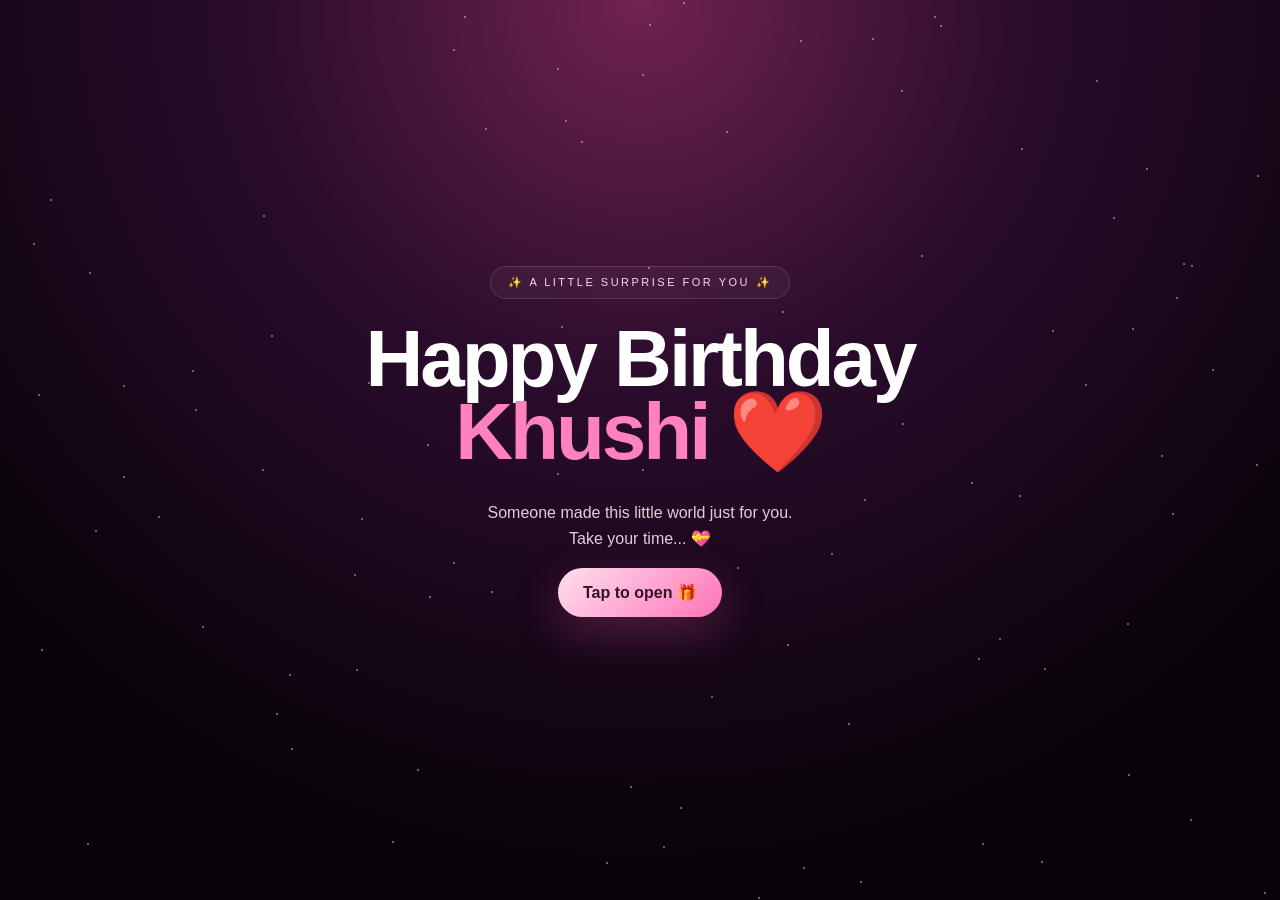
<file: index.html>
<!DOCTYPE html>
<html lang="en">
<head>
<meta charset="UTF-8">
<meta name="viewport" content="width=device-width,initial-scale=1,maximum-scale=1,user-scalable=no">
<meta name="theme-color" content="#080309">
<title>Happy Birthday Khushi ❤️</title>
<style>
*{box-sizing:border-box;-webkit-tap-highlight-color:transparent}
html,body{margin:0;min-height:100%;background:#080309}
body{font-family:-apple-system,BlinkMacSystemFont,"Segoe UI",sans-serif;color:#fff;overflow-x:hidden}
button{font:inherit}
#app{min-height:100vh;position:relative;overflow:hidden;background:radial-gradient(circle at 50% 0,#70234f,#2a0c2c 35%,#080309 78%)}
#stars{position:fixed;inset:0;pointer-events:none}
.star{position:absolute;width:2px;height:2px;background:#fff;border-radius:50%;opacity:.5;animation:twinkle 2s infinite alternate}
@keyframes twinkle{to{opacity:1;transform:scale(1.7)}}
.scene{display:none;min-height:100vh;padding:28px 15px 45px;position:relative;z-index:2;align-items:center;justify-content:center;flex-direction:column;text-align:center}
.scene.show{display:flex;animation:in .55s ease}
@keyframes in{from{opacity:0;transform:translateY(15px)}to{opacity:1;transform:none}}
.eyebrow{padding:9px 17px;border:1px solid #fff2;border-radius:99px;background:#ffffff0a;color:#ffd7e9;font-size:11px;letter-spacing:2.5px}
.title{font-size:clamp(45px,14vw,80px);line-height:.92;letter-spacing:-3px;font-weight:850;margin:23px 0 15px}
.pink{color:#ff82bf}
.lead{color:#e9cada;line-height:1.65;font-size:16px}
.primary,.secondary{border-radius:999px;padding:15px 25px;font-weight:800;cursor:pointer}
.primary{border:0;background:linear-gradient(135deg,#ffe0ed,#ff73b8);color:#351226;box-shadow:0 15px 45px #ff5baa40}
.secondary{border:1px solid #ff86c466;background:#ffffff0a;color:#ffe3ef}
.primary:active,.secondary:active{transform:scale(.95)}

.cakeTitle{font-size:clamp(28px,8vw,42px);margin:17px 0 5px}
.cakeBox{
 width:min(94vw,600px);position:relative;margin:15px auto;
 border-radius:25px;overflow:hidden;background:#050207;
 box-shadow:0 25px 80px #000b;border:1px solid #ffffff18;
}
.cakePhoto{display:block;width:100%;height:auto;min-height:300px;object-fit:cover}
.cakeShade{position:absolute;inset:0;background:radial-gradient(circle at 50% 40%,transparent 15%,#0004 80%);pointer-events:none}

/* five real-looking animated candle overlays */
.candle{
 position:absolute;width:8px;height:82px;border-radius:5px 5px 3px 3px;
 background:repeating-linear-gradient(135deg,#ff5f9f 0 7px,#fff 7px 12px);
 box-shadow:inset -2px 0 2px #0003,0 2px 4px #0008;
 transform:translateX(-50%);
 cursor:pointer;z-index:5;
}
.candle:after{
 content:"";position:absolute;left:50%;bottom:-5px;width:13px;height:7px;
 transform:translateX(-50%);border-radius:50%;background:#ffe7d0;
}
.candle .flame{
 position:absolute;left:50%;top:-35px;width:18px;height:31px;
 transform:translateX(-50%);
 background:radial-gradient(ellipse at 50% 75%,#fff 0 18%,#ffd35a 35%,#ff7a16 62%,transparent 70%);
 border-radius:50% 50% 50% 50% / 65% 65% 35% 35%;
 filter:drop-shadow(0 0 8px #ffb52c);
 animation:flicker .11s infinite alternate;
}
.candle .flame:after{
 content:"";position:absolute;left:5px;top:4px;width:8px;height:18px;
 background:#fff;border-radius:50%;opacity:.8;
}
@keyframes flicker{
 from{transform:translateX(-50%) rotate(-3deg) scale(.94)}
 to{transform:translateX(-50%) rotate(4deg) scale(1.07)}
}
.candle.off{opacity:.72}
.candle.off .flame{display:none}
.candle.off:before{
 content:"";position:absolute;left:50%;top:-22px;width:3px;height:30px;
 background:linear-gradient(#ddd0, #ddd9, transparent);
 filter:blur(1px);transform:translateX(-50%);animation:smoke 1.2s forwards
}
@keyframes smoke{to{opacity:0;transform:translate(-50%,-35px) scale(1.8)}}

/* positions on the cake image */
.c1{left:31%;top:35%}.c2{left:41%;top:29%}.c3{left:51%;top:27%}.c4{left:61%;top:30%}.c5{left:70%;top:35%}

.status{padding:10px 17px;border-radius:99px;border:1px solid #fff2;background:#ffffff0a;color:#ffd8e8}
.controls{display:flex;gap:10px;width:min(94vw,600px);margin-top:10px}
.controls>*{flex:1}
.next{display:none;margin-top:14px}
.next.show{display:inline-block}

.card{width:min(94vw,570px);padding:27px 21px;border-radius:28px;background:linear-gradient(145deg,#fff7fb,#ffe5f0);color:#4a2035;box-shadow:0 25px 70px #000a;text-align:left}
.card small{color:#a35478;letter-spacing:2px}
.card h2{font:34px Georgia,serif;color:#672642;margin:12px 0}
.card p{font:16px Georgia,serif;line-height:1.8}
.sign{text-align:center;font:21px cursive;color:#87375d}

.gallery{width:min(94vw,570px);display:grid;grid-template-columns:1fr 1fr;gap:10px;margin-top:15px}
.gallery img{width:100%;height:280px;object-fit:cover;border-radius:20px;box-shadow:0 15px 45px #0009}
.heart{font-size:60px;animation:pulse 1.4s infinite}
@keyframes pulse{50%{transform:scale(1.15)}}
.confetti{position:fixed;top:-30px;z-index:50;pointer-events:none;animation:fall 3.5s linear forwards}
@keyframes fall{to{transform:translateY(110vh) rotate(720deg);opacity:0}}
@media(max-width:430px){.controls{flex-direction:column}.gallery img{height:235px}.candle{height:68px}.c1{top:37%}.c2{top:33%}.c3{top:31%}.c4{top:34%}.c5{top:37%}}
</style>
</head>

<body>
<div id="app">
<div id="stars"></div>

<section id="intro" class="scene show">
 <div class="eyebrow">✨ A LITTLE SURPRISE FOR YOU ✨</div>
 <div class="title">Happy Birthday<br><span class="pink">Khushi</span> ❤️</div>
 <p class="lead">Someone made this little world just for you.<br>Take your time... 💝</p>
 <button class="primary" onclick="showScene('cake')">Tap to open 🎁</button>
</section>

<section id="cake" class="scene">
 <div class="eyebrow">01 · MAKE A WISH</div>
 <h2 class="cakeTitle">Make a wish first 🎂</h2>
 <p class="lead">Tap the burning candles one by one.<br>If a tap doesn't work, use <b>Blow Next</b>.</p>

 <div class="cakeBox" id="cakeBox">
   <!-- CC0/public-domain cake photo from Wikimedia Commons -->
   <img class="cakePhoto"
         src="cake-1.jpg"
        alt="Birthday cake">
   <div class="cakeShade"></div>

   <div class="candle c1" data-i="0" onclick="out(0)"><span class="flame"></span></div>
   <div class="candle c2" data-i="1" onclick="out(1)"><span class="flame"></span></div>
   <div class="candle c3" data-i="2" onclick="out(2)"><span class="flame"></span></div>
   <div class="candle c4" data-i="3" onclick="out(3)"><span class="flame"></span></div>
   <div class="candle c5" data-i="4" onclick="out(4)"><span class="flame"></span></div>
 </div>

 <div class="status">🔥 Candles burning: <b id="count">5</b></div>

 <div class="controls">
   <button class="primary" onclick="blowNext()">💨 Blow Next</button>
   <button class="secondary" onclick="blowAll()">✨ Blow All</button>
 </div>

 <button id="next" class="primary next" onclick="showScene('letter')">Continue 💌</button>
</section>

<section id="letter" class="scene">
 <div class="eyebrow">02 · A MESSAGE FOR YOU</div>
 <div class="card">
   <small>JUST FOR KHUSHI ❤️</small>
   <h2>Dear Khushi,</h2>
   <p>Aaj ka din sirf tumhare naam hai. 🎂 Dil se wish hai ki tumhari life mein hamesha happiness, peace, success aur bahut saari beautiful memories rahein.</p>
   <p>Tumhari smile hamesha aise hi rahe, tumhare saare dreams poore ho, aur har naya saal tumhare liye pichhle saal se bhi zyada khoobsurat ho. ✨</p>
   <p>Bas ek baat kabhi mat bhoolna — <b>you are genuinely special.</b> ❤️</p>
   <div class="sign">Happy Birthday, Khushi! 🎉<br>Stay happy. Stay smiling. ❤️</div>
 </div>
 <button class="primary" style="margin-top:20px" onclick="showScene('memories')">One More Surprise 📸</button>
</section>

<section id="memories" class="scene">
 <div class="eyebrow">03 · YOUR MEMORIES</div>
 <h2 class="cakeTitle">Beautiful moments ❤️</h2>
 <div class="gallery">
   <img src="khushi1.jpg" alt="Khushi">
   <img src="khushi2.jpg" alt="Khushi">
 </div>
 <div class="heart">❤️</div>
 <p class="lead">Keep smiling, Khushi.<br>Today is your day. 🌸</p>
 <button class="primary" onclick="location.reload()">Replay ↻</button>
</section>

<script>
/* stars */
for(let i=0;i<90;i++){
 const s=document.createElement("i");
 s.className="star";
 s.style.left=Math.random()*100+"%";
 s.style.top=Math.random()*100+"%";
 s.style.animationDelay=Math.random()*2+"s";
 document.getElementById("stars").appendChild(s);
}

/* navigation */
function showScene(id){
 document.querySelectorAll(".scene").forEach(x=>x.classList.remove("show"));
 document.getElementById(id).classList.add("show");
 scrollTo(0,0);
}

/* candle system */
const off=[false,false,false,false,false];

function out(i){
 if(off[i]) return;
 off[i]=true;
 const c=document.querySelectorAll(".candle")[i];
 c.classList.add("off");
 document.getElementById("count").textContent=off.filter(x=>!x).length;
 if(off.every(Boolean)) finishCake();
}

function blowNext(){
 const i=off.findIndex(x=>!x);
 if(i!==-1) out(i);
}

function blowAll(){
 for(let i=0;i<5;i++){
   if(!off[i]) setTimeout(()=>out(i),i*220);
 }
}

function finishCake(){
 document.getElementById("next").classList.add("show");
 celebrate();
}

function celebrate(){
 const a=["❤️","💕","✨","🎉","🎊","💖","🌸","⭐"];
 for(let i=0;i<65;i++){
   const x=document.createElement("span");
   x.className="confetti";
   x.textContent=a[Math.floor(Math.random()*a.length)];
   x.style.left=Math.random()*100+"%";
   x.style.fontSize=(14+Math.random()*18)+"px";
   x.style.animationDelay=Math.random()*1.2+"s";
   document.body.appendChild(x);
   setTimeout(()=>x.remove(),4500);
 }
}
</script>
</div>
</body>
</html>
</file>
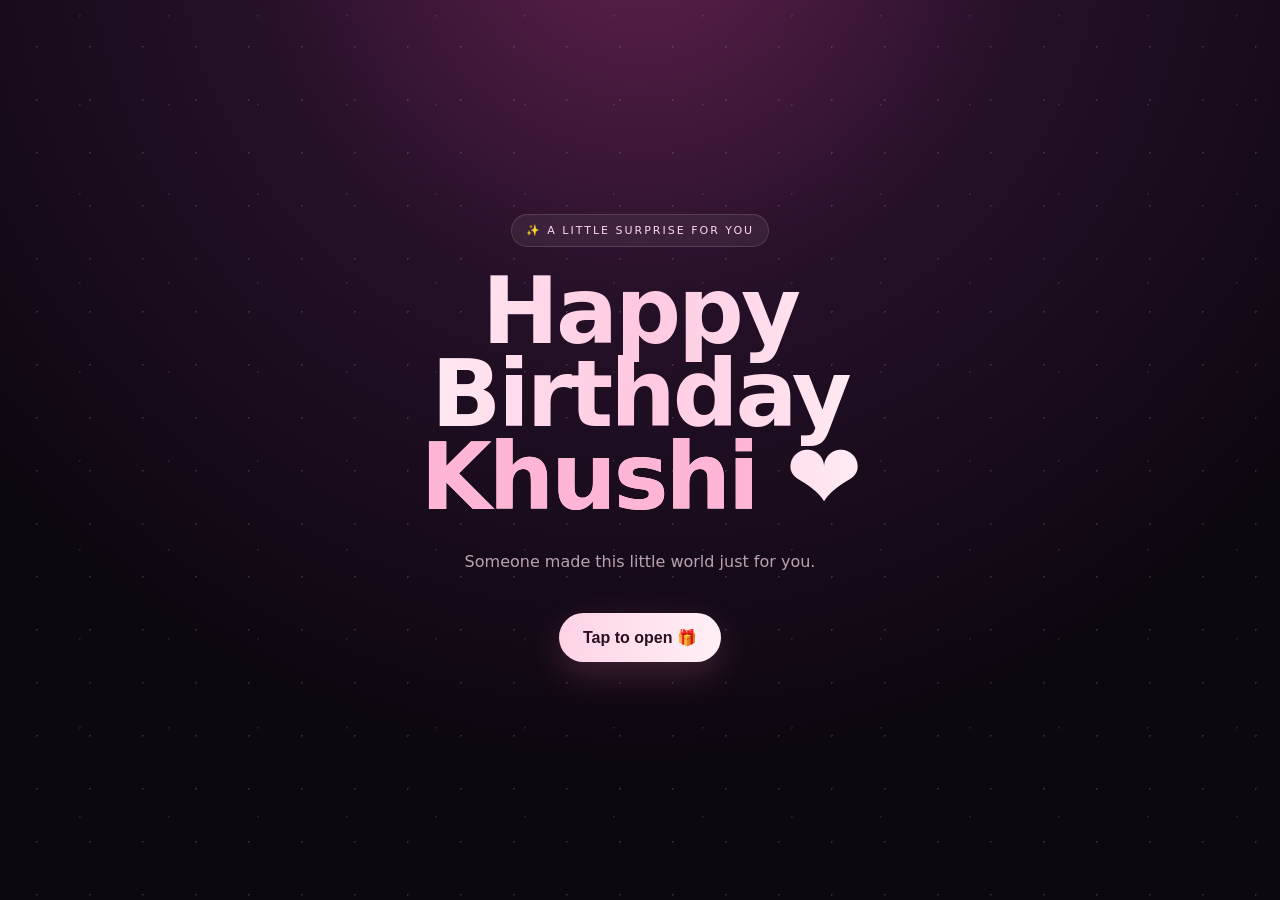
<file: Khushi_Birthday_FIXED_index.html>
<!doctype html>
<html lang="en">
<head>
<meta charset="utf-8">
<meta name="viewport" content="width=device-width,initial-scale=1,viewport-fit=cover">
<meta name="theme-color" content="#130817">
<title>Happy Birthday Khushi ❤️</title>
<style>
*{box-sizing:border-box}html,body{margin:0;min-height:100%;font-family:system-ui,-apple-system,Segoe UI,sans-serif;background:#100713;color:#fff}
body{overflow-x:hidden;background:radial-gradient(circle at 50% -10%,#61214f 0,#241027 34%,#0d0710 72%)}
#stars{position:fixed;inset:0;pointer-events:none;background-image:radial-gradient(#fff9 1px,transparent 1px),radial-gradient(#fff6 1px,transparent 1px);background-size:53px 53px,89px 89px;background-position:10px 20px,35px 60px;opacity:.25}
main{position:relative;max-width:720px;margin:auto;min-height:100vh}
.screen{display:none;min-height:100vh;padding:46px 20px 70px;align-items:center;justify-content:center;flex-direction:column;text-align:center}
.screen.active{display:flex;animation:in .55s ease}@keyframes in{from{opacity:0;transform:translateY(18px)}to{opacity:1;transform:none}}
.pill,.step{font-size:11px;letter-spacing:2px;color:#ffd7e9;border:1px solid #fff2;border-radius:999px;padding:9px 14px;background:#fff1;backdrop-filter:blur(8px)}
h1{font-size:clamp(48px,14vw,92px);line-height:.9;margin:24px 0 14px;letter-spacing:-3px;background:linear-gradient(90deg,#fff,#ffc8e0,#fff);-webkit-background-clip:text;color:transparent}
h1 span{color:#ffb6d6}h2{font-size:clamp(28px,7vw,46px);margin:18px 0 8px;line-height:1.05}h2 span{color:#ffb7d7}
.soft{color:#e8cfdd;opacity:.78;line-height:1.6}.primary,.ghost{border:0;border-radius:999px;padding:15px 24px;font-size:16px;font-weight:700;cursor:pointer}
.primary{margin-top:22px;color:#2a1020;background:linear-gradient(90deg,#ffd3e6,#fff0f6);box-shadow:0 12px 35px #ff80b533}.ghost{margin-top:22px;background:#fff1;color:#ffe7f2;border:1px solid #fff2}
.hidden{display:none!important}.balloon-field{position:relative;width:100%;height:55vh;min-height:380px;max-height:560px;margin:10px 0}
.balloon{position:absolute;width:66px;height:82px;border-radius:50% 50% 46% 46%;border:0;cursor:pointer;box-shadow:inset -9px -10px 0 #0002,0 10px 28px #0005;transition:.25s}
.balloon:after{content:"";position:absolute;width:1px;height:90px;background:#ffffff55;top:72px;left:50%}.balloon:hover{transform:scale(1.08)}
.balloon.popped{animation:pop .35s forwards}@keyframes pop{to{transform:scale(1.7);opacity:0}}
.counter{color:#ffd7e9}.cake-wrap{margin:25px auto 5px;width:min(90vw,430px)}.flame-row{display:flex;justify-content:center;gap:28px}
.flame{border:0;background:none;font-size:40px;cursor:pointer;filter:drop-shadow(0 0 12px #ff9d43);transition:.25s}.flame.off{filter:grayscale(1);opacity:.35;transform:scale(.8)}
.cake{margin:5px auto 0;width:290px;height:145px;border-radius:25px 25px 35px 35px;background:linear-gradient(#ffb6d4 0 24%,#8b315f 24% 100%);box-shadow:0 20px 45px #0008;display:flex;flex-direction:column;align-items:center;justify-content:center}
.icing{font-size:15px;font-weight:700}.cake strong{font-family:cursive;font-size:34px;margin-top:5px}.cake-line{width:220px;border-top:3px dotted #ffdbe9;margin-top:12px}.plate{height:18px;width:340px;background:#fff4;border-radius:50%;margin:-2px auto}
.letter-card{max-width:600px;margin:22px 0 5px;padding:30px 25px;text-align:left;color:#442433;background:linear-gradient(135deg,#fff9f5,#ffe8f0);border-radius:8px 24px 8px 24px;box-shadow:0 22px 70px #0008;transform:rotate(-.5deg)}
.letter-card .mini{font-size:12px;text-transform:uppercase;letter-spacing:2px;color:#a75d79}.letter-card h2{font-family:Georgia,serif;color:#5b2940;font-size:34px;margin:16px 0}
.letter-card p{font-family:Georgia,serif;font-size:17px;line-height:1.75}.letter-card .sign{text-align:center;font-weight:600;color:#7d3a58}
.photos{display:grid;grid-template-columns:1fr 1fr;gap:12px;width:100%;margin:22px 0}.photos img{width:100%;height:360px;object-fit:cover;border-radius:22px;box-shadow:0 15px 40px #0008}
.final{margin-top:8px}.big-heart{font-size:55px;animation:pulse 1.5s infinite}@keyframes pulse{50%{transform:scale(1.14)}}.date{font-size:11px;letter-spacing:3px;color:#ffc8dd;margin-top:18px}
#confetti{position:fixed;inset:0;pointer-events:none;z-index:20;overflow:hidden}.piece{position:absolute;width:8px;height:14px;top:-30px;animation:fall 4.5s linear forwards}@keyframes fall{to{top:110vh;transform:rotate(720deg)}}
@media(max-width:500px){.photos img{height:280px}.cake{width:250px}.plate{width:290px}.letter-card{padding:24px 19px}.letter-card p{font-size:16px}}
</style>
</head>
<body>
<div id="stars"></div><div id="confetti"></div>
<main>
<section class="screen active" id="welcome">
<div class="pill">✨ A LITTLE SURPRISE FOR YOU</div>
<h1>Happy Birthday<br><span>Khushi</span> ❤️</h1>
<p class="soft">Someone made this little world just for you.</p>
<button class="primary" id="start">Tap to open 🎁</button>
</section>

<section class="screen" id="balloons">
<div class="step">01 · POP THE BALLOONS</div><h2>Make a wish first 🎈</h2><p class="soft">Tap every balloon.</p>
<div class="balloon-field" id="balloonField"></div><p class="counter"><span id="popped">0</span> / 8 popped</p>
</section>

<section class="screen" id="cake">
<div class="step">02 · YOUR CAKE</div><h2>A cake made for <span>Khushi</span> 🎂</h2>
<div class="cake-wrap"><div class="flame-row"><button class="flame">🕯️</button><button class="flame">🕯️</button><button class="flame">🕯️</button></div>
<div class="cake"><div class="icing">Happy Birthday</div><strong>Khushi</strong><div class="cake-line"></div></div><div class="plate"></div></div>
<p class="soft">Tap all three candles to blow them out ✨</p><button class="primary hidden" id="cakeNext">Open your letter 💌</button>
</section>

<section class="screen" id="letter">
<div class="step">03 · A LETTER FOR YOU</div>
<div class="letter-card"><div class="mini">For Khushi ❤️</div><h2>Dear Khushi,</h2>
<p>Aaj ka din thoda aur special hai, kyunki aaj <b>tumhara birthday</b> hai. 🌸</p>
<p>Tumhari smile mein ek alag hi sukoon hai, aur tumhari presence ordinary moments ko bhi beautiful bana deti hai. Bas dil se ye wish hai ki tumhari life hamesha happiness, success, pyaar aur bahut saari khoobsurat yaadon se bhari rahe. ✨</p>
<p>Jo dreams tum dekhti ho, woh ek-ek karke sach hote jaayein. Aur haan… <b>aise hi hamesha smile karti rehna.</b> ❤️</p>
<p class="sign">Happy Birthday, Khushi! 🎂<br>With lots of love & good wishes 🫶</p></div>
<button class="primary" id="memories">One last surprise 📸</button>
</section>

<section class="screen" id="memoriesScreen">
<div class="step">04 · YOUR MEMORIES</div><h2>Two little moments, saved here ❤️</h2>
<div class="photos"><img src="khushi1.jpg" alt="Khushi"><img src="khushi2.jpg" alt="Khushi"></div>
<div class="final"><div class="big-heart">❤️</div><h2>Keep smiling, Khushi.</h2><p>Today, tomorrow and every day after that. ✨</p><div class="date">27 AUGUST · YOUR DAY</div></div>
<button class="ghost" id="replay">Play again ↻</button>
</section>
</main>

<script>
const S={welcome:welcome,balloons:balloons,cake:cake,letter:letter,memoriesScreen:memoriesScreen};
function show(n){Object.values(S).forEach(x=>x.classList.remove('active'));S[n].classList.add('active');scrollTo(0,0);if(n==='balloons')setup();}
function confetti(n=60){const c=document.getElementById('confetti');c.innerHTML='';for(let i=0;i<n;i++){let p=document.createElement('i');p.className='piece';p.style.left=Math.random()*100+'%';p.style.animationDelay=Math.random()*1.5+'s';p.style.background=`hsl(${Math.random()*360},90%,78%)`;c.appendChild(p)}setTimeout(()=>c.innerHTML='',6500)}
start.onclick=()=>show('balloons');
function setup(){const f=balloonField;f.innerHTML='';let count=0;const colors=['#ff7eb6','#8fd3ff','#ffd36b','#b99cff','#ff9b8a','#77e5c0','#ffcfed','#a7b7ff'];for(let i=0;i<8;i++){let b=document.createElement('button');b.className='balloon';b.style.background=colors[i];b.style.left=(8+Math.random()*78)+'%';b.style.top=(4+Math.random()*78)+'%';b.onclick=()=>{if(b.classList.contains('popped'))return;b.classList.add('popped');popped.textContent=++count;confetti(8);if(count===8)setTimeout(()=>show('cake'),650)};f.appendChild(b)}}
document.querySelectorAll('.flame').forEach(x=>x.onclick=()=>{x.classList.toggle('off');if([...document.querySelectorAll('.flame')].every(y=>y.classList.contains('off'))){confetti(90);cakeNext.classList.remove('hidden')}});
cakeNext.onclick=()=>show('letter');memories.onclick=()=>{show('memoriesScreen');confetti(90)};replay.onclick=()=>show('welcome');
</script>
</body>
</html>
</file>
